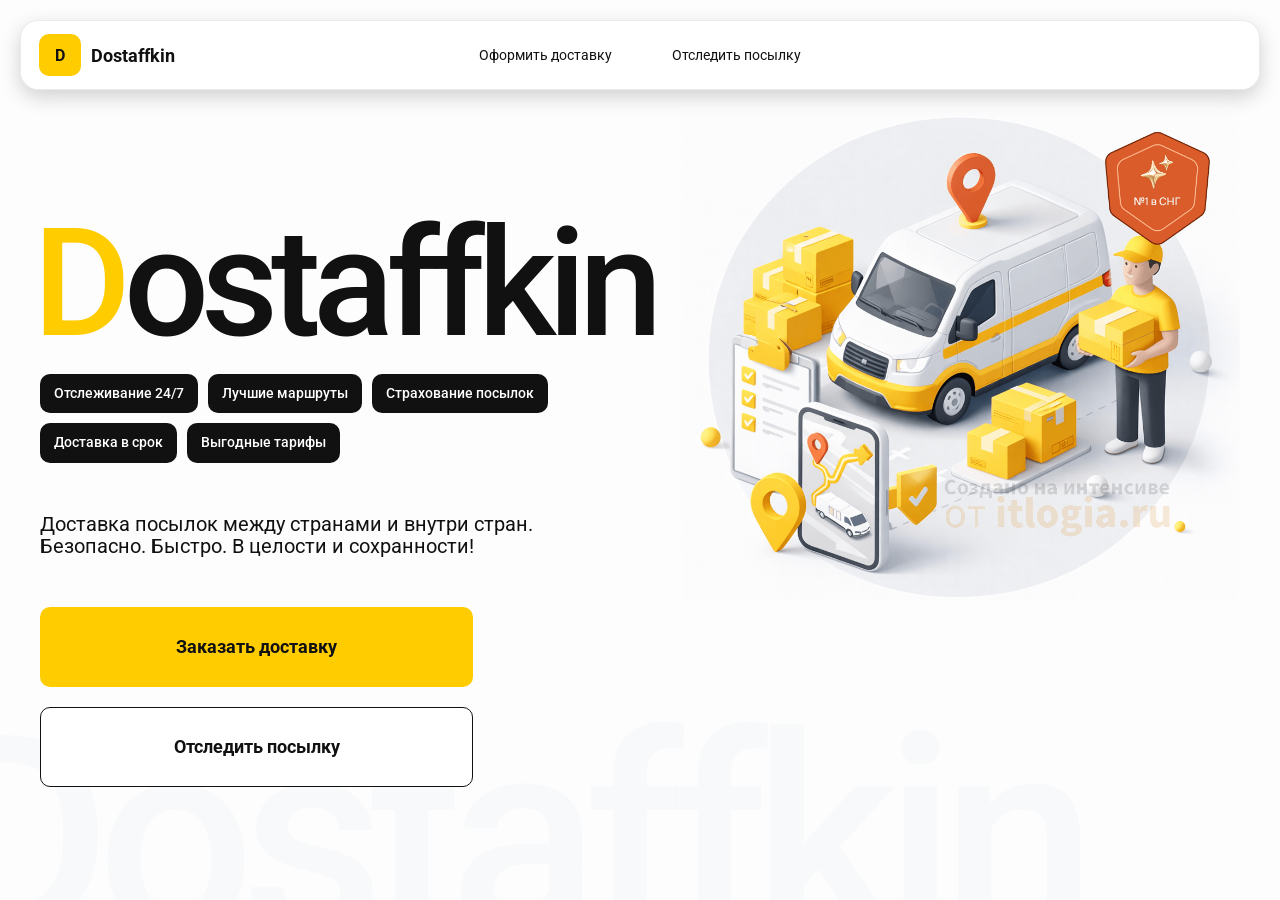
<file: index.html>
<!doctype html>
<html lang="ru">

<head>
    <meta charset="utf-8" />
    <meta name="viewport" content="width=device-width,initial-scale=1,maximum-scale=1,user-scalable=0" />
    <title>Dostaffkin — Доставка посылок между странами и внутри стран. Безопасно. Быстро. В целости и сохранности!
    </title>
    <link rel="stylesheet" href="styles/base.css" />
    <link rel="stylesheet" href="styles/base_adaptive.css" />
    <link rel="stylesheet" href="styles/index.css" />
    <link rel="stylesheet" href="styles/index_adaptive.css" />
</head>

<body>
    <div class="container">
        <header class="header">
            <a class="header-brand" href="#">
                <div class="header-logo">D</div>
                <div class="header-title">Dostaffkin</div>
            </a>
            <nav class="header-menu">
                <a class="header-link" href="./order.html">Оформить <span>доставку</span></a>
                <a class="header-link" href="./track.html">Отследить <span>посылку</span></a>
            </nav>
        </header>


        <main class="main">

            <section class="main-info">

                <div class="main-title">
                    <span>D</span>ostaffkin
                </div>

                <div class="main-features">
                    <div class="main-feature">Отслеживание 24/7</div>
                    <div class="main-feature">Лучшие маршруты</div>
                    <div class="main-feature">Страхование посылок</div>
                    <div class="main-feature">Доставка в срок</div>
                    <div class="main-feature">Выгодные тарифы</div>
                </div>

                <div class="main-description">
                    Доставка посылок между странами и внутри стран.
                    Безопасно. Быстро. В целости и сохранности!
                </div>

                <div class="main-actions">
                    <a class="button" type="button" href="./order.html">Заказать доставку</a>
                    <a class="button button-white" type="button" href="./track.html">Отследить посылку</a>
                </div>


  


                
            </section>
          <div class="main-title-ghost">Dostaffkin</div>
            <section class="main-image">
                <img src="images/main-image.png" alt="Main image" />
            </section>



        </main>









    </div>


</body>

</html>
</file>
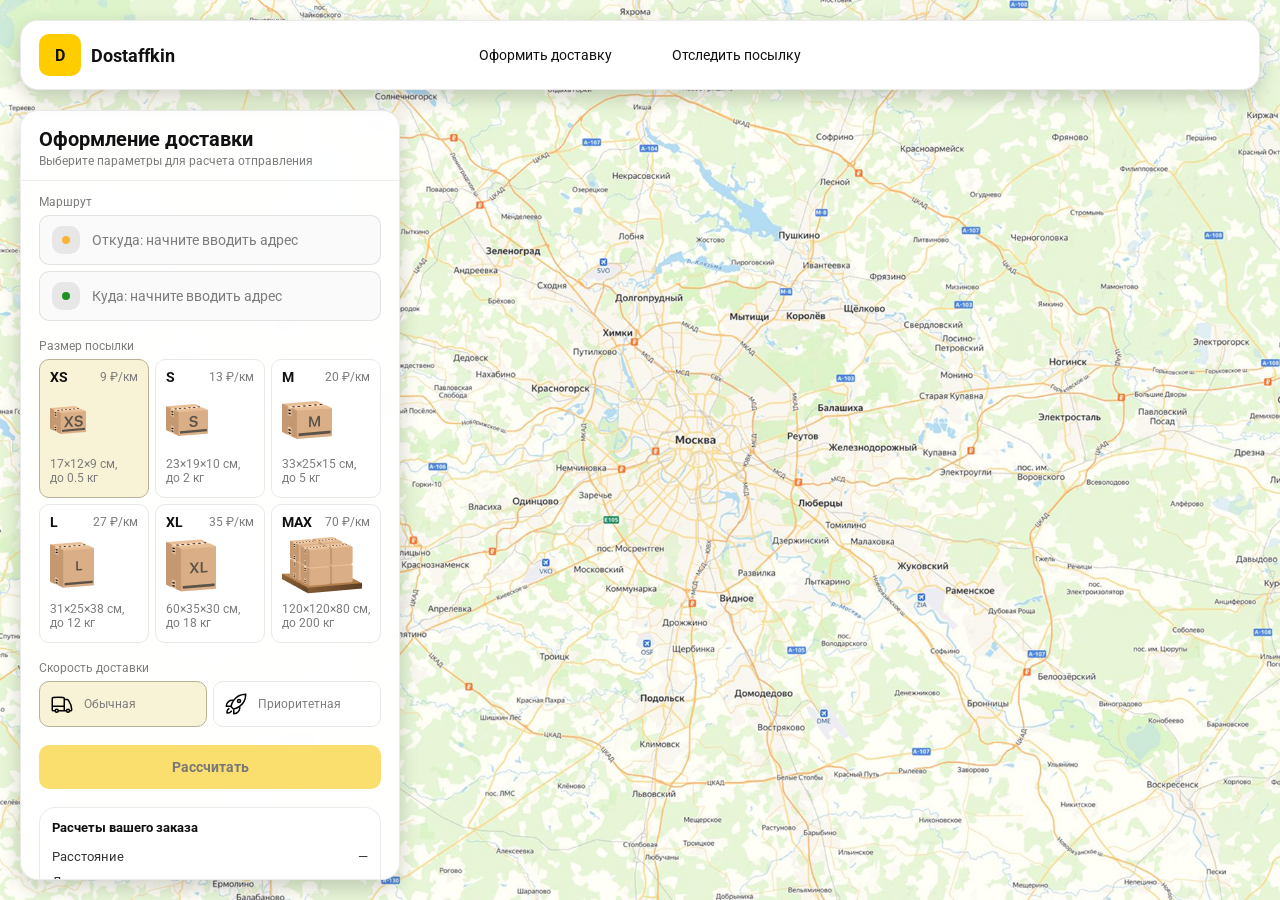
<file: order.html>
<!doctype html>
<html lang="ru">
<head>
    <meta charset="utf-8"/>
    <meta name="viewport" content="width=device-width,initial-scale=1,maximum-scale=1,user-scalable=0"/>
    <title>Оформление доставки</title>

    <link rel="stylesheet" href="styles/base.css"/>
    <link rel="stylesheet" href="styles/base_adaptive.css"/>

    <link rel="stylesheet" href="styles/order.css"/>
    <link rel="stylesheet" href="styles/order_adaptive.css"/>
</head>
<body>

<div id="map"></div>
        <header class="header">
            <a class="header-brand" href="./index.html">
                <div class="header-logo">D</div>
                <div class="header-title">Dostaffkin</div>
            </a>
            <nav class="header-menu">
                <a class="header-link" href="#">Оформить <span>доставку</span></a>
                <a class="header-link" href="./track.html">Отследить <span>посылку</span></a>
            </nav>
        </header>

<aside class="main" id="sidebar">

<div class="main-header">
    <div class="main-title">Оформление доставки</div>
    <div class="main-text">Выберите параметры для расчета отправления</div>
</div>
<div class="main-content">
<div class="main-route">
    <div class="main-block-title">Маршрут</div>
    <div class="main-fields">
        <div class="main-field" id="fromField">
            <div class="main-pin"></div>
            <input id="from" placeholder="Откуда: начните вводить адрес" autocomplete="off"/>
            <div class="main-ac" id="fromAc" role="listbox" aria-label="Подсказки адресов"></div>
        </div>

        <div class="main-field" id="toField">
            <div class="main-pin"></div>
            <input id="to" placeholder="Куда: начните вводить адрес" autocomplete="off"/>
            <div class="main-ac" id="toAc" role="listbox" aria-label="Подсказки адресов"></div>
        </div>
    </div>
</div>

<div class="main-package">
    <div class="main-block-title">Размер посылки</div>

    <div class="main-sizes">
        <div class="main-size-card is-active" data-value="xs">
            <div class="main-size-top">
                <div class="main-size-label">XS</div>
                <div class="main-size-rate">9 ₽/км</div>
            </div>
            <div class="main-size-media">
                <img src="images/sizes/xs.png" alt="Короб XS"/>
            </div>
            <div class="main-size-description">17×12×9 см,<br>до 0.5 кг</div>
        </div>

        <div class="main-size-card" data-value="s">
            <div class="main-size-top">
                <div class="main-size-label">S</div>
                <div class="main-size-rate">13 ₽/км</div>
            </div>
            <div class="main-size-media">
                <img src="images/sizes/s.png" alt="Короб S"/>
            </div>
            <div class="main-size-description">23×19×10 см,<br>до 2 кг</div>
        </div>

        <div class="main-size-card" data-value="m">
            <div class="main-size-top">
                <div class="main-size-label">M</div>
                <div class="main-size-rate">20 ₽/км</div>
            </div>
            <div class="main-size-media">
                <img src="images/sizes/m.png" alt="Короб M"/>
            </div>
            <div class="main-size-description">33×25×15 см,<br>до 5 кг</div>
        </div>

        <div class="main-size-card" data-value="l">
            <div class="main-size-top">
                <div class="main-size-label">L</div>
                <div class="main-size-rate">27 ₽/км</div>
            </div>
            <div class="main-size-media">
                <img src="images/sizes/l.png" alt="Короб L"/>
            </div>
            <div class="main-size-description">31×25×38 см,<br>до 12 кг</div>
        </div>

        <div class="main-size-card" data-value="xl">
            <div class="main-size-top">
                <div class="main-size-label">XL</div>
                <div class="main-size-rate">35 ₽/км</div>
            </div>
            <div class="main-size-media">
                <img src="images/sizes/xl.png" alt="Короб XL"/>
            </div>
            <div class="main-size-description">60×35×30 см,<br>до 18 кг</div>
        </div>

        <div class="main-size-card" data-value="max">
            <div class="main-size-top">
                <div class="main-size-label">MAX</div>
                <div class="main-size-rate">70 ₽/км</div>
            </div>
            <div class="main-size-media main-size-media-palleta">
                <img src="images/sizes/max.png" alt="Паллета"/>
            </div>
            <div class="main-size-description">120×120×80 см,<br>до 200 кг</div>
        </div>
    </div>
</div>


<div class="main-speed">
    <div class="main-block-title">Скорость доставки</div>

    <div class="main-speeds">
        <div class="main-speed-card is-active" data-value="regular">
            <img class="main-speed-media" src="images/icons/regular.svg" alt="Regular"/>
            <div class="main-speed-description">Обычная</div>
        </div>
        <div class="main-speed-card" data-value="fast">
            <img class="main-speed-media" src="images/icons/fast.svg" alt="Fast"/>
            <div class="main-speed-description">Приоритетная</div>
        </div>

    </div>
</div>




<div class="main-calculate-block">
    <button id="calc" class="button calculate-button" type="button" disabled>Рассчитать</button>
</div>


<div class="main-result" id="result">
    <div class="main-result-title">Расчеты вашего заказа</div>
    <div class="main-result-lines">
        <div class="main-result-line"><span>Расстояние</span><span id="distanceValue">—</span></div>
        <div class="main-result-line"><span>Доставим через</span><span id="durationValue">—</span></div>
        <div class="main-result-line"><span>Тариф</span><span id="rateValue">—</span></div>
    </div>
    <div class="main-price">
        <div class="main-price-label">Итого</div>
        <div class="main-price-value" id="totalValue">—</div>
    </div>
</div>

<div class="main-order-box">
    <div class="main-order-form" id="orderForm">
        <div class="main-order-title">Оформление доставки</div>
        <div class="main-block-info-row">
            <div class="main-block-title">Контакты</div>
            <div class="order-fields">
                <div class="main-field">
                    <input id="customerName" placeholder="Ваше имя" autocomplete="off"/>
                </div>
                <div class="main-field">
                    <input id="customerPhone" placeholder="Ваш телефон" autocomplete="off" inputmode="tel"/>
                </div>
            </div>
        </div>
        <div class="main-block-info-row extra-info">
            <div class="main-block-title">Дополнительная информация</div>
            <div class="main-field textarea">
                <textarea id="comment" placeholder="Детали доставки и комментарии"></textarea>
            </div>
        </div>
        <button id="submit" class="button main-submit-request" type="button" disabled>Отправить
            заявку
        </button>
    </div>

    <div class="main-order-success" id="orderSuccess">
        <div class="main-success-icon">✓</div>
        <div class="main-success-title">Заявка отправлена!</div>
        <div class="main-success-title">Номер отправления – <span id="orderId"></span></div>
        <div class="main-success-subtitle">Мы скоро свяжемся с вами</div>
    </div>
</div>


</div>

</aside>



</body>
</html>
</file>
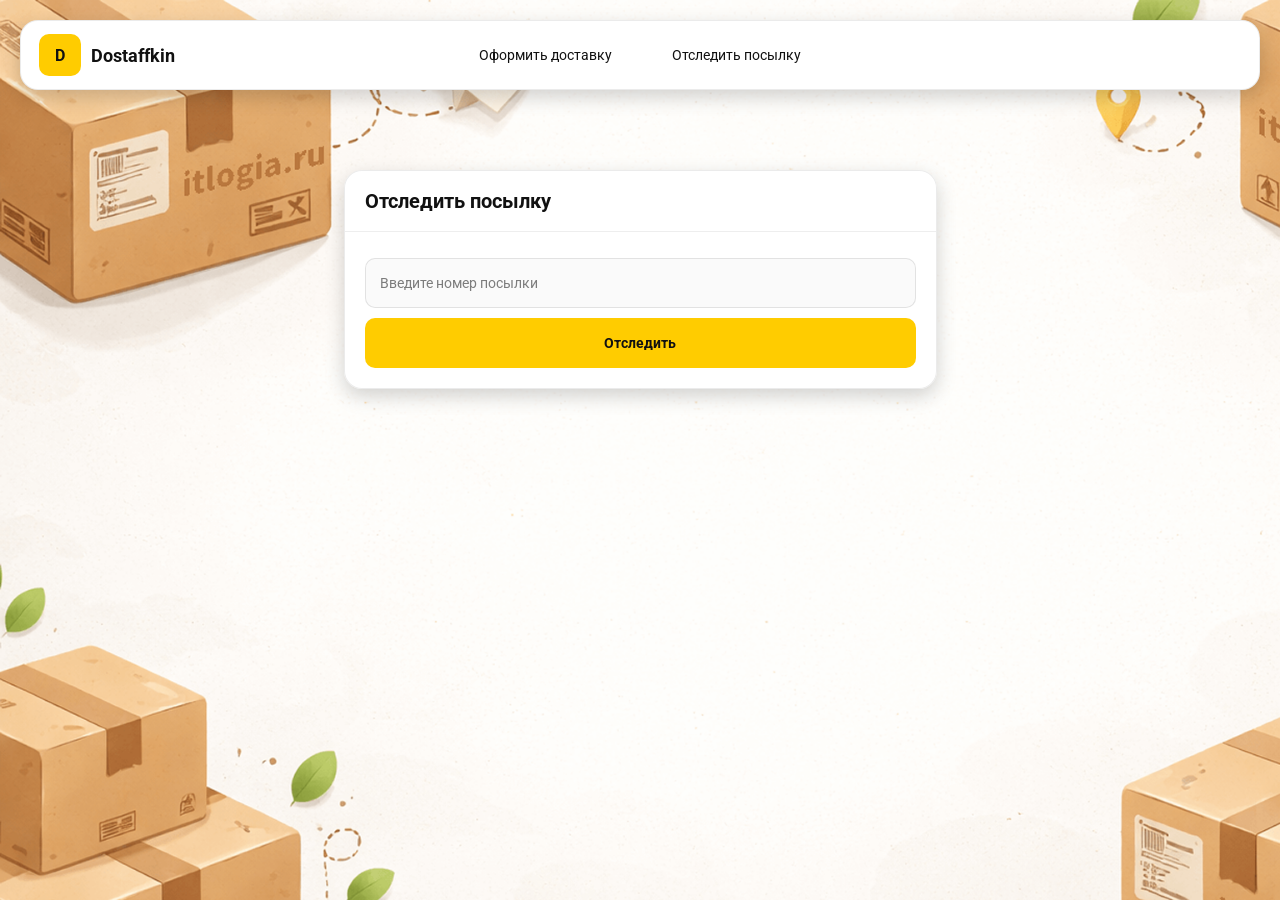
<file: track.html>
<!doctype html>
<html lang="ru">
<head>
    <meta charset="utf-8"/>
    <meta name="viewport" content="width=device-width,initial-scale=1,maximum-scale=1,user-scalable=0"/>
    <title>Отследить посылку</title>
    <link rel="stylesheet" href="styles/base.css"/>
    <link rel="stylesheet" href="styles/base_adaptive.css"/>

    <link rel="stylesheet" href="styles/track.css"/>
    <link rel="stylesheet" href="styles/track_adaptive.css"/>
</head>
<body>
<div class="container">

        <header class="header">
            <a class="header-brand" href="./index.html">
                <div class="header-logo">D</div>
                <div class="header-title">Dostaffkin</div>
            </a>
            <nav class="header-menu">
                <a class="header-link" href="./order.html">Оформить <span>доставку</span></a>
                <a class="header-link" href="#">Отследить <span>посылку</span></a>
            </nav>
        </header>

<main class="track-content">


<section class="track-card track-search">
    <div class="track-title">Отследить посылку</div>
    <div class="track-action">
        <div class="main-field track-field">
            <input id="trackNumber" placeholder="Введите номер посылки" autocomplete="off"/>
        </div>
        <button id="trackButton" class="button track-button" type="button">Отследить</button>
    </div>
</section>


<section class="track-card track-result" id="trackResult">
    <div class="track-result-header">
        <div class="track-id" id="trackIdValue"></div>
        <div class="track-routes">
            <div class="track-route">
                <div class="track-route-pin">
                    <svg xmlns="http://www.w3.org/2000/svg" fill="none" viewBox="0 0 24 24" stroke-width="1.5"
                         stroke="orange" class="size-6">
                        <path stroke-linecap="round" stroke-linejoin="round"
                              d="M15 10.5a3 3 0 1 1-6 0 3 3 0 0 1 6 0Z"/>
                        <path stroke-linecap="round" stroke-linejoin="round"
                              d="M19.5 10.5c0 7.142-7.5 11.25-7.5 11.25S4.5 17.642 4.5 10.5a7.5 7.5 0 1 1 15 0Z"/>
                    </svg>
                </div>
                <div class="track-route-address" id="trackFromValue">
                    Откуда: Москва, улица Арбат, 1
                </div>
            </div>
            <div class="track-route track-route-arrow">
                <svg xmlns="http://www.w3.org/2000/svg" fill="none" viewBox="0 0 24 24" stroke-width="1.5"
                     stroke="currentColor" class="size-6">
                    <path stroke-linecap="round" stroke-linejoin="round"
                          d="M19.5 13.5 12 21m0 0-7.5-7.5M12 21V3"/>
                </svg>
            </div>
            <div class="track-route">
                <div class="track-route-pin">
                    <svg xmlns="http://www.w3.org/2000/svg" fill="none" viewBox="0 0 24 24" stroke-width="1.5"
                         stroke="green" class="size-6">
                        <path stroke-linecap="round" stroke-linejoin="round"
                              d="M15 10.5a3 3 0 1 1-6 0 3 3 0 0 1 6 0Z"/>
                        <path stroke-linecap="round" stroke-linejoin="round"
                              d="M19.5 10.5c0 7.142-7.5 11.25-7.5 11.25S4.5 17.642 4.5 10.5a7.5 7.5 0 1 1 15 0Z"/>
                    </svg>
                </div>
                <div class="track-route-address" id="trackToValue">
                    Куда: Минск, проспект Независимости, 58
                </div>
            </div>
        </div>
    </div>
    <div class="track-info">
        <div class="track-status-title">Статус данной посылки:</div>
        <div class="track-status-list" id="trackStatusList">


            <div class="track-status created">
                <img src="images/icons/created.svg" class="track-status-icon" alt="Created">
                <div class="track-status-text">
                    <div class="track-status-text-state">Создан</div>
                    <div class="track-status-text-date">10.01.2026</div>
                </div>
            </div>

            <div class="track-status in-way">
                <img src="images/icons/in-way.svg" class="track-status-icon" alt="In way">
                <div class="track-status-text">
                    <div class="track-status-text-state">В пути: Москва</div>
                    <div class="track-status-text-date">18.01.2026</div>
                </div>
            </div>

            <div class="track-status ready">
                <img src="images/icons/ready.svg" class="track-status-icon" alt="Ready">
                <div class="track-status-text">
                    <div class="track-status-text-state">Готов к выдаче</div>
                    <div class="track-status-text-date">25.01.2026</div>
                </div>
            </div>

            <div class="track-status done">
                <img src="images/icons/done.svg" class="track-status-icon" alt="Done">
                <div class="track-status-text">
                    <div class="track-status-text-state">Вручен</div>
                    <div class="track-status-text-date">27.01.2026</div>
                </div>
            </div>

        </div>
    </div>
</section>











</main>

        
</section>





</div>











</div>


















</body>
</html>
</file>
<file: styles/base.css>
*, *::before, *::after {
    box-sizing: border-box;
}

@font-face {
    font-family: "Roboto";
    src: url("../fonts/Roboto-Regular.ttf");
    font-weight: normal;
}

@font-face {
    font-family: "Roboto";
    src: url("../fonts/Roboto-Bold.ttf");
    font-weight: bold;
}

@font-face {
    font-family: "Roboto";
    src: url("../fonts/Roboto-Medium.ttf");
    font-weight: 500;
}

html, body {
    margin: 0;
    color: #111111;
    font-family: "Roboto", sans-serif;
}

body {
    background: #FDFDFD;
}

.header {
    border-radius: 18px;
    box-shadow: 0 7px 20px 0 #0000002E;
    backdrop-filter: blur(10px);
    background: #ffffff;
    left: 20px;
    border: 1px solid rgba(0, 0, 0, 0.08);
    position: fixed;
    right: 20px;
    top: 20px;
    padding: 14px 18px;
    height: 70px;
    display: flex;
    align-items: center;
    z-index: 6;
}

.header-brand {
    display: flex;
    align-items: center;
    text-decoration: none;
    gap: 10px;
}

.header-logo {
    width: 42px;
    height: 42px;
    border-radius: 10px;
    background: #FFCC00;
    display: grid;
    place-items: center;
    font-weight: bold;
    color: #111;
}

.header-title {
    font-size: 18px;
    font-weight: bold;
    color: #111111;
    text-decoration: none;
}

.header-menu {
    display: flex;
    align-items: center;
    gap: 60px;
    margin: 0;
    position: absolute;
    left: 50%;
    transform: translateX(-50%);
}

.header-link {
    font-size: 14px;
    color: #111111;
    text-decoration: none;
}

.button {
    border: 0;
    outline: none;
    height: 44px;
    border-radius: 10px;
    font-size: 14px;
    font-weight: bold;
    cursor: pointer;
    font-family: inherit;
    transition: transform .08s ease, opacity .12s ease;
    background: #ffcc00;
    color: #111111;
    text-align: center;
    text-decoration: none;
}

.button:hover {
    background-color: #E5BC19;
}

.button:disabled {
    cursor: not-allowed;
    background-color: #FADE6E;
    color: #787878;
    transform: none;
}

.button.button-white {
    background: #ffffff;
    border: 1px solid #111111;
}

.button.button-white:hover {
    background: rgb(241 241 241);
}

.main-title-ghost {
    position: absolute;
    z-index: -1;
    left: -70px;
    bottom: -150px;
    font-weight: 500;
    font-size: 278px;
    line-height: 1;
    letter-spacing: -0.05em;
    color: #ECEDF04D;
}

.main-field {
    display: flex;
    align-items: center;
    margin-top: 6px;
    gap: 10px;
    border: 1px solid #1111111A;
    background: #FAFAFA;
    border-radius: 10px;
    padding: 10px 12px;
    position: relative;
    box-sizing: border-box;
    height: 50px;
}

.main-field.textarea {
    height: auto;
}

.main-pin {
    width: 28px;
    height: 28px;
    border-radius: 10px;
    background: rgba(17, 17, 17, 0.08);
    display: grid;
    place-items: center;
    flex: 0 0 auto;
    position: relative;
}

.main-pin::before {
    content: "";
    width: 8px;
    height: 8px;
    border-radius: 999px;
    background: orange;
    opacity: .75;
    display: block;
}

.main-field:last-child .main-pin::before {
    background: green;
    opacity: .85;
}

input, textarea {
    width: 100%;
    border: 0;
    outline: none;
    background: transparent;
    font-size: 14px;
    color: #111111;
    font-family: inherit;
}

textarea {
    resize: vertical;
    min-height: 72px;
    padding: 2px 0;
}

input::placeholder, textarea::placeholder {
    color: #7C7C7C;
}

.main-field:focus-within {
    border-color: rgba(0, 0, 0, 0.20);
    box-shadow: 0 0 0 4px rgba(255, 204, 0, 0.35);
    background: rgba(255, 255, 255, 0.75);
}
</file>
<file: styles/base_adaptive.css>
@media (max-width: 767px) {
    .header {
        left: 10px;
        right: 10px;
        top: 10px;
    }

    .header-link span {
        display: none;
    }

    .header-menu {
        gap: 20px;
        justify-content: flex-start;
        margin: 0 0 0 30px;
        position: static;
        transform: none;
    }
}

@media (max-width: 420px) {
    .header-title {
        display: none;
    }
}

@media (max-width: 374px) {
    .header-menu {
        gap: 10px;
        margin: 0 0 0 10px;
    }
}
</file>
<file: styles/index.css>
.container {
    overflow: hidden;
    min-height: 100vh;
}
.main {
    padding: 111px 40px 40px;
    position: relative;
    display: flex;
}

.main-info {
    max-width: 840px;
    width: 100%;
    position: relative;
}
.main-title {
    margin-top: 98px;
    font-weight: 500;
    font-size: 200px;
    line-height: 1;
    letter-spacing: -0.05em;
    color: #111111;
    left: -15px;
    position: relative;
}

.main-title span {
    color: #ffcc00;
}

.main-features {
    margin-top: 15px;
    display: flex;
    flex-wrap: wrap;
    gap: 10px;
}

.main-feature {
    background: #111111;
    color: #ffffff;
    padding: 12px 14px;
    font-weight: 500;
    font-size: 14px;
    line-height: 1.1;
    border-radius: 10px;
}
.main-description {
    margin-top: 50px;
    max-width: 500px;
    font-size: 20px;
    line-height: 1.1;
    color: #111111;
}

.main-actions {
    margin-top: 50px;
    display: flex;
    flex-direction: column;
    gap: 20px;
}

.main-actions .button {
    height: 80px;
    width: 433px;
    font-size: 18px;
    font-weight: bold;
    place-items: center;
    display: grid;
}





.main-image {
    width: 1024px;
    top: 100px;
    z-index: -2;
}

.main-image img {
    width: 100%;
    max-width: 1024px;
    height: auto;
    display: block;
}

.main-image {
    width: 1024px;
    top: 100px;
    z-index: -2;
}

.main-image img {
    width: 100%;
    max-width: 1024px;
    height: auto;
    display: block;
}
</file>
<file: styles/index_adaptive.css>
@media (max-width: 1760px) {
    .main-title {
        font-size: 150px;
        left: -7px;
    }

    .main-info {
        max-width: 640px;
    }
}

@media (max-width: 1200px) {
    .main-info {
        max-width: 540px;
    }

    .main {
        padding: 111px 20px 20px;
    }

    .main-title {
        font-size: 120px;
        left: -4px;
    }

    .main-title-ghost {
        font-size: 220px;
    }
}

@media (max-width: 1024px) {
    .main-title {
        margin-top: 30px;
    }

    .main {
        flex-direction: column-reverse;
    }

    .main-image {
        max-width: 350px;
        position: absolute;
        left: 370px;
        top: 370px;
    }

    .main-info {
        max-width: 100%;
    }

    .main-actions {
        gap: 10px;
    }

    .main-actions .button {
        height: 50px;
        font-size: 14px;
        width: auto;
        max-width: 300px;
    }

    .main-description {
        max-width: 350px;
    }
}


@media (max-width: 570px) {
    .main-title {
        font-size: 88px;
    }

    .main-description {
        max-width: 100%
    }

    .main-actions {
       width: 100%;
    }

    .main-actions .button {
        width: 100%;
        max-width: 100%
    }

    .main-image {
        max-width: 650px;
        position: absolute;
        left: 170px;
        top: 70px;
        opacity: 0.2;
    }
}


@media (max-width: 400px) {
    .main-title {
        font-size: 70px;
    }
}
</file>
<file: styles/order.css>
#map {
    background-image: url("../images/order-bg.png");
    background-size: cover;
    position: fixed;
    inset: 0;
}

.main {
    border-radius: 18px;
    box-shadow: 0 7px 20px 0 #0000002E;
    backdrop-filter: blur(10px);
    background: rgba(255, 255, 255, 0.96);
    left: 20px;
    border: 1px solid rgba(0, 0, 0, 0.08);
    position: fixed;
    top: 110px;
    bottom: 20px;
    width: 380px;
    display: flex;
    flex-direction: column;
    overflow: hidden;
    z-index: 5;
}

.main-header {
    padding: 18px 18px 12px 18px;
    border-bottom: 1px solid rgba(0, 0, 0, 0.06);
    display: flex;
    flex-direction: column;
}

.main-title {
    font-size: 20px;
    line-height: 100%;
    font-weight: bold;
}

.main-text {
    font-size: 12px;
    margin-top: 5px;
    color: #7C7C7C;
}

.main-content {
    padding: 14px 18px 18px 18px;
    overflow: auto;
    scrollbar-width: none;
    display: flex;
    flex-direction: column;
    gap: 18px;
    flex: 1;
}

.main-block-title {
    font-size: 12px;
    color: #7C7C7C;
}

.main-route .main-block-title,
.main-package .main-block-title {
    margin-bottom: 6px;
}

.main-sizes {
    display: grid;
    gap: 6px;
    grid-template-columns: repeat(3, 1fr);
}

.main-size-card {
    border: 1px solid #E8E8E7;
    background: #FFFFFF;
    border-radius: 10px;
    padding: 10px;
    cursor: pointer;
    user-select: none;
    transition: transform .08s ease, border-color .12s ease, background .12s ease;
    min-height: 139px;
}

.main-size-card:hover {
    transform: translateY(-1px);
}

.main-size-card.is-active {
    background-color: #F8F2D6;
    border-color: #B7B196;
}

.main-size-top {
    display: flex;
    align-items: center;
    justify-content: space-between;
}

.main-size-label {
    font-weight: bold;
    font-size: 14px;
    color: #111111;
    line-height: 100%;
}

.main-size-rate {
    font-size: 12px;
    color: #7C7C7C;
    line-height: 100%;
}

.main-size-media {
    margin-top: 8px;
    height: 57px;
}

.main-size-description {
    margin-top: 8px;
    font-size: 12px;
    color: #7C7C7C;
    line-height: 1.2;
}

.calculate-button {
    width: 100%;
}

.main-result {
    border: 1px solid rgba(0, 0, 0, 0.08);
    background: rgba(255, 255, 255, 0.75);
    border-radius: 16px;
    padding: 12px;
    line-height: 1.25;
}

.main-result-title {
    font-weight: bold;
    font-size: 13px;
    color: #111111;
    margin-bottom: 13px;
}

.main-result-lines {
    gap: 8px;
    display: flex;
    flex-direction: column;
}

.main-result-line {
    font-size: 13px;
    color: rgba(17, 17, 17, 0.85);
    display: flex;
    justify-content: space-between;
}

.main-price {
    margin-top: 18px;
    padding-top: 10px;
    border-top: 1px dashed rgba(0, 0, 0, 0.12);
    display: flex;
    align-items: baseline;
    justify-content: space-between;
}

.main-price-label {
    font-size: 12px;
    color: rgba(17, 17, 17, 0.55);
}

.main-price-value {
    font-size: 20px;
    font-weight: bold;
    color: #111111;
    letter-spacing: -0.3px;
}


.main-order-box {
    background: #ffffff;
    border: 1px solid #E8E8E7;
    border-radius: 10px;
    padding: 12px;
}

.main-order-title {
    margin-bottom: 8px;
    font-weight: bold;
    font-size: 14px;
    color: #111111;
}

.main-block-info {
    display: flex;
    flex-direction: column;
    gap: 6px;
}

.order-fields {
    display: grid;
    grid-template-columns: 1fr 1fr;
    column-gap: 10px;
    margin-top: 6px;
}

.main-block-info-row.extra-info {
    display: block;
    margin-top: 13px;
}

.main-submit-request {
    width: 100%;
    margin-top: 6px;
}

.main-order-success {
    display: none;
    text-align: center;
    padding: 22px 12px;
    gap: 12px;
}

.main-order-success.is-visible {
    display: flex;
    flex-direction: column;
    align-items: center;
}

.main-success-icon {
    width: 56px;
    height: 56px;
    border-radius: 50%;
    background: #16a34a;
    color: #ffffff;
    display: grid;
    place-items: center;
    font-size: 30px;
}

.main-success-title {
    font-size: 14px;
    font-weight: bold;
    color: #111111;
}

.main-success-subtitle {
    font-size: 12px;
    color: rgba(17, 17, 17, 0.55);
    line-height: 1.3;
}


.main-speed .main-block-title {
    margin-bottom: 6px;
}

.main-speeds {
    display: grid;
    gap: 6px;
    grid-template-columns: repeat(2, 1fr);
}

.main-speed-card {
    border: 1px solid #E8E8E7;
    background: #FFFFFF;
    border-radius: 10px;
    padding: 10px;
    cursor: pointer;
    user-select: none;
    transition: transform .08s ease, border-color .12s ease, background .12s ease;
    display: flex;
    align-items: center;
    gap: 10px;
}

.main-speed-card:hover {
    transform: translateY(-1px);
}

.main-speed-card.is-active {
    background-color: #F8F2D6;
    border-color: #B7B196;
}

.main-speed-description {
    font-size: 12px;
    color: #7C7C7C;
    line-height: 1.2;
}
</file>
<file: styles/order_adaptive.css>
@media (max-width: 767px) {
    .main {
        left: 10px;
        right: 10px;
        top: 50%;
        bottom: 12px;
        width: auto;
        max-width: none;
    }
}

@media (max-width: 420px) {
    .main-sizes {
        grid-template-columns: repeat(2, 1fr);
    }
}
</file>
<file: styles/track.css>
.container {
    background: #F4F4F4 url("../images/track-bg.png");
    background-size: cover;
    min-height: 100vh;
    padding: 170px 0 50px 0;
}

.container {
    background: #F4F4F4 url("../images/track-bg.png");
    background-size: cover;
    min-height: 100vh;
    padding: 170px 0 50px 0;
}



.track-content {
    width: 593px;
    margin: 0 auto;
}


.track-card {
    width: 100%;
    border-radius: 18px;
    box-shadow: 0 7px 20px 0 #0000002E;
    backdrop-filter: blur(10px);
    background: rgba(255, 255, 255, 0.96);
    border: 1px solid rgba(0, 0, 0, 0.08);
}

.track-title {
    font-size: 20px;
    line-height: 100%;
    font-weight: bold;
    border-bottom: 1px solid #EEEEEE;
    padding: 20px;
}

.track-action {
    padding: 20px;
}

.track-button {
    width: 100%;
    height: 50px;
}

.track-field {
    margin-bottom: 10px;
}


.track-result {
    margin-top: 5px;
    display: none;
}

.track-result.is-visible {
    display: block;
}

.track-result-header {
    font-weight: bold;
    font-size: 14px;
    color: #111111;
    padding: 20px;
    border-bottom: 1px solid #EEEEEE;
}

.track-id {
    margin-bottom: 12px;
    font-size: 20px;
}

.track-routes {
    display: flex;
    flex-direction: column;
    gap: 10px;
    font-weight: normal;
}

.track-route {
    display: flex;
    align-items: center;
    gap: 10px;
}

.track-route-pin {
    width: 24px;
    height: 24px;
    flex-shrink: 0;
}

.track-route-arrow {
    padding: 15px 0;
    width: 24px;
    height: 24px;
}

.track-info {
    padding: 20px;
}

.track-status {
    display: flex;
    align-items: center;
    font-size: 12px;
    gap: 10px;
}

.track-status-title {
    font-size: 14px;
    color: #111111;
    margin-bottom: 20px;
}

.track-status-list {
    display: flex;
    flex-direction: column;
    gap: 15px;
}

.track-status-icon {
    width: 40px;
    height: 40px;
    border-radius: 50%;
    background: rgba(17, 17, 17, 0.08);
    display: grid;
    place-items: center;
    flex: 0 0 auto;
}

.track-status.created .track-status-icon {
    background-color: #F1CB00;
}

.track-status.in-way .track-status-icon {
    background-color: #F08A11;
}

.track-status.ready .track-status-icon {
    background-color: #A35D0A;
}

.track-status.done .track-status-icon {
    background-color: #37C93B;
}

.track-status-text {
    display: flex;
    align-items: center;
    justify-content: space-between;
    color: #111111;
    font-size: 12px;
    flex: 1;
}

.track-status-date {
    color: rgba(17, 17, 17, 0.55);
}
</file>
<file: styles/track_adaptive.css>
@media (max-width: 767px) {
    .container {
        padding: 130px 0 50px 0;
    }

    .track-content {
        width: 100%;
        padding-left: 10px;
        padding-right: 10px;
    }

    .track-result-header {
        padding: 20px;
    }
}
</file>
